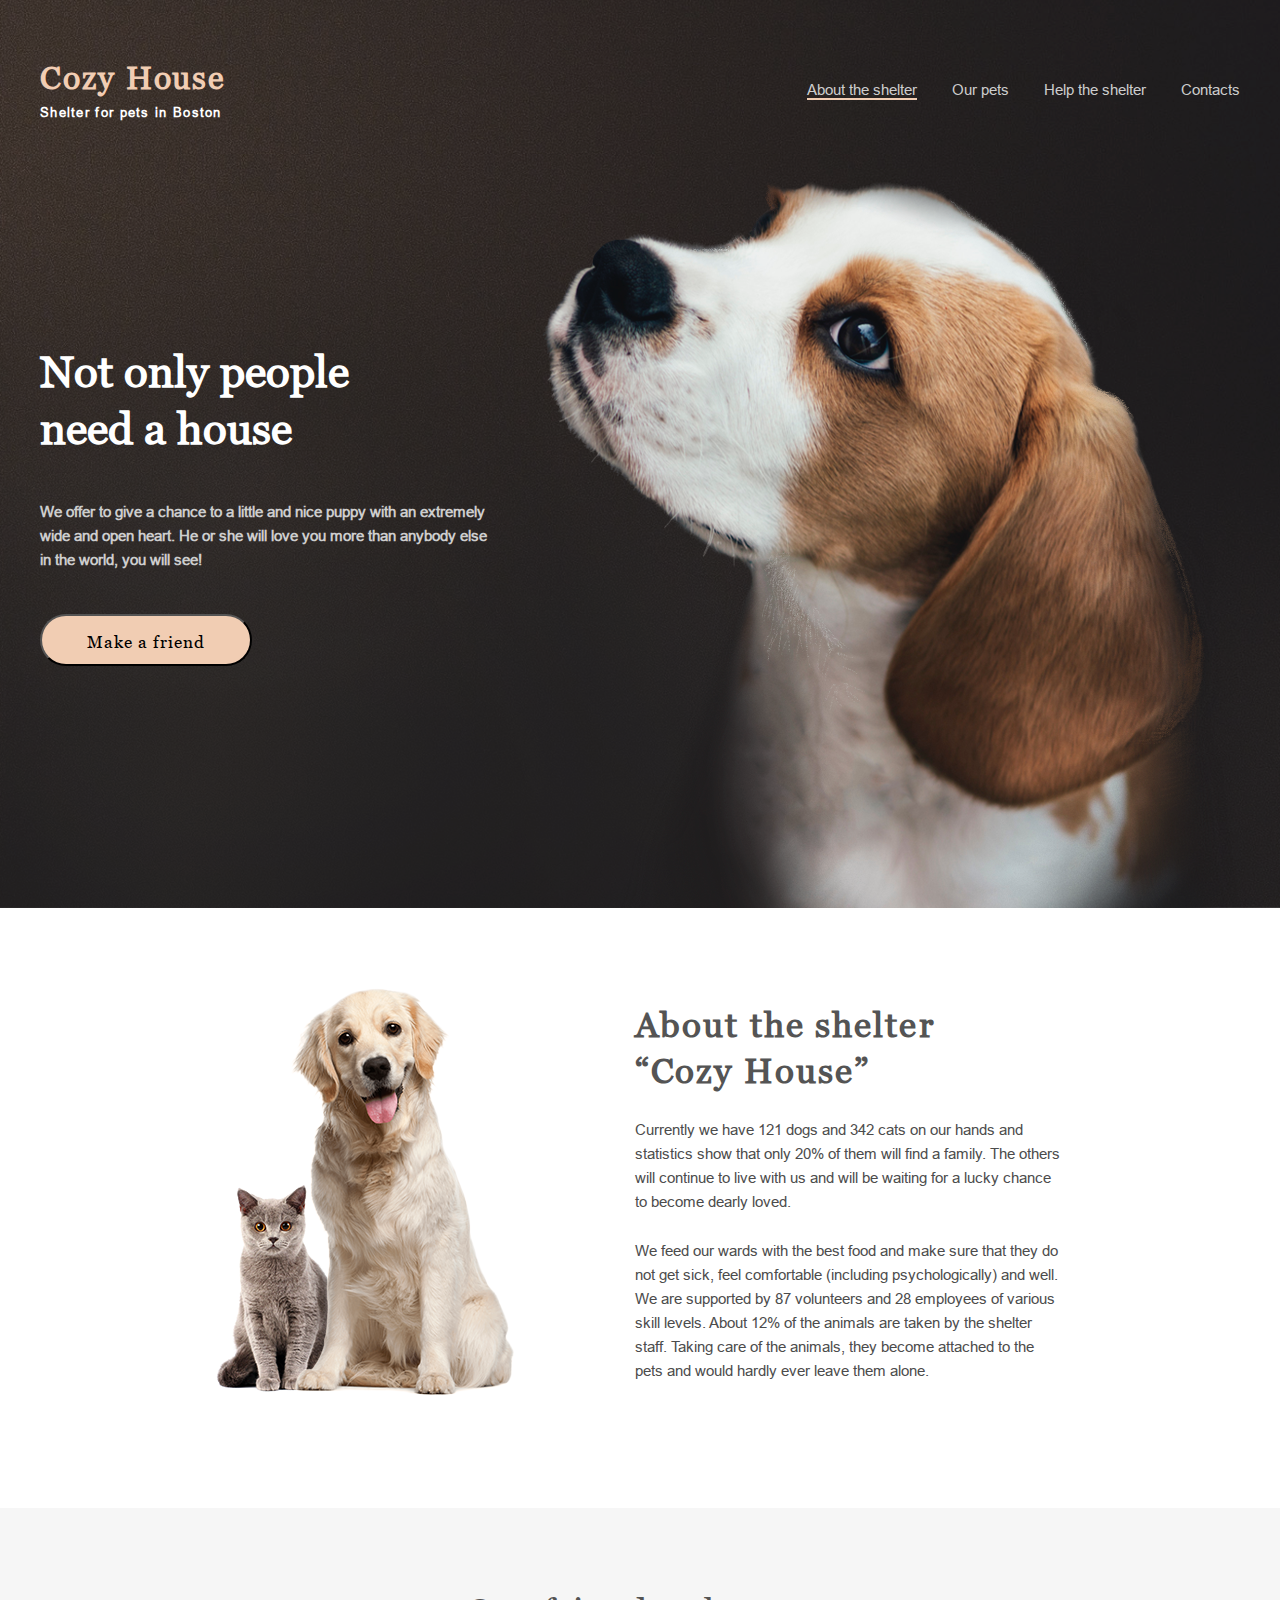
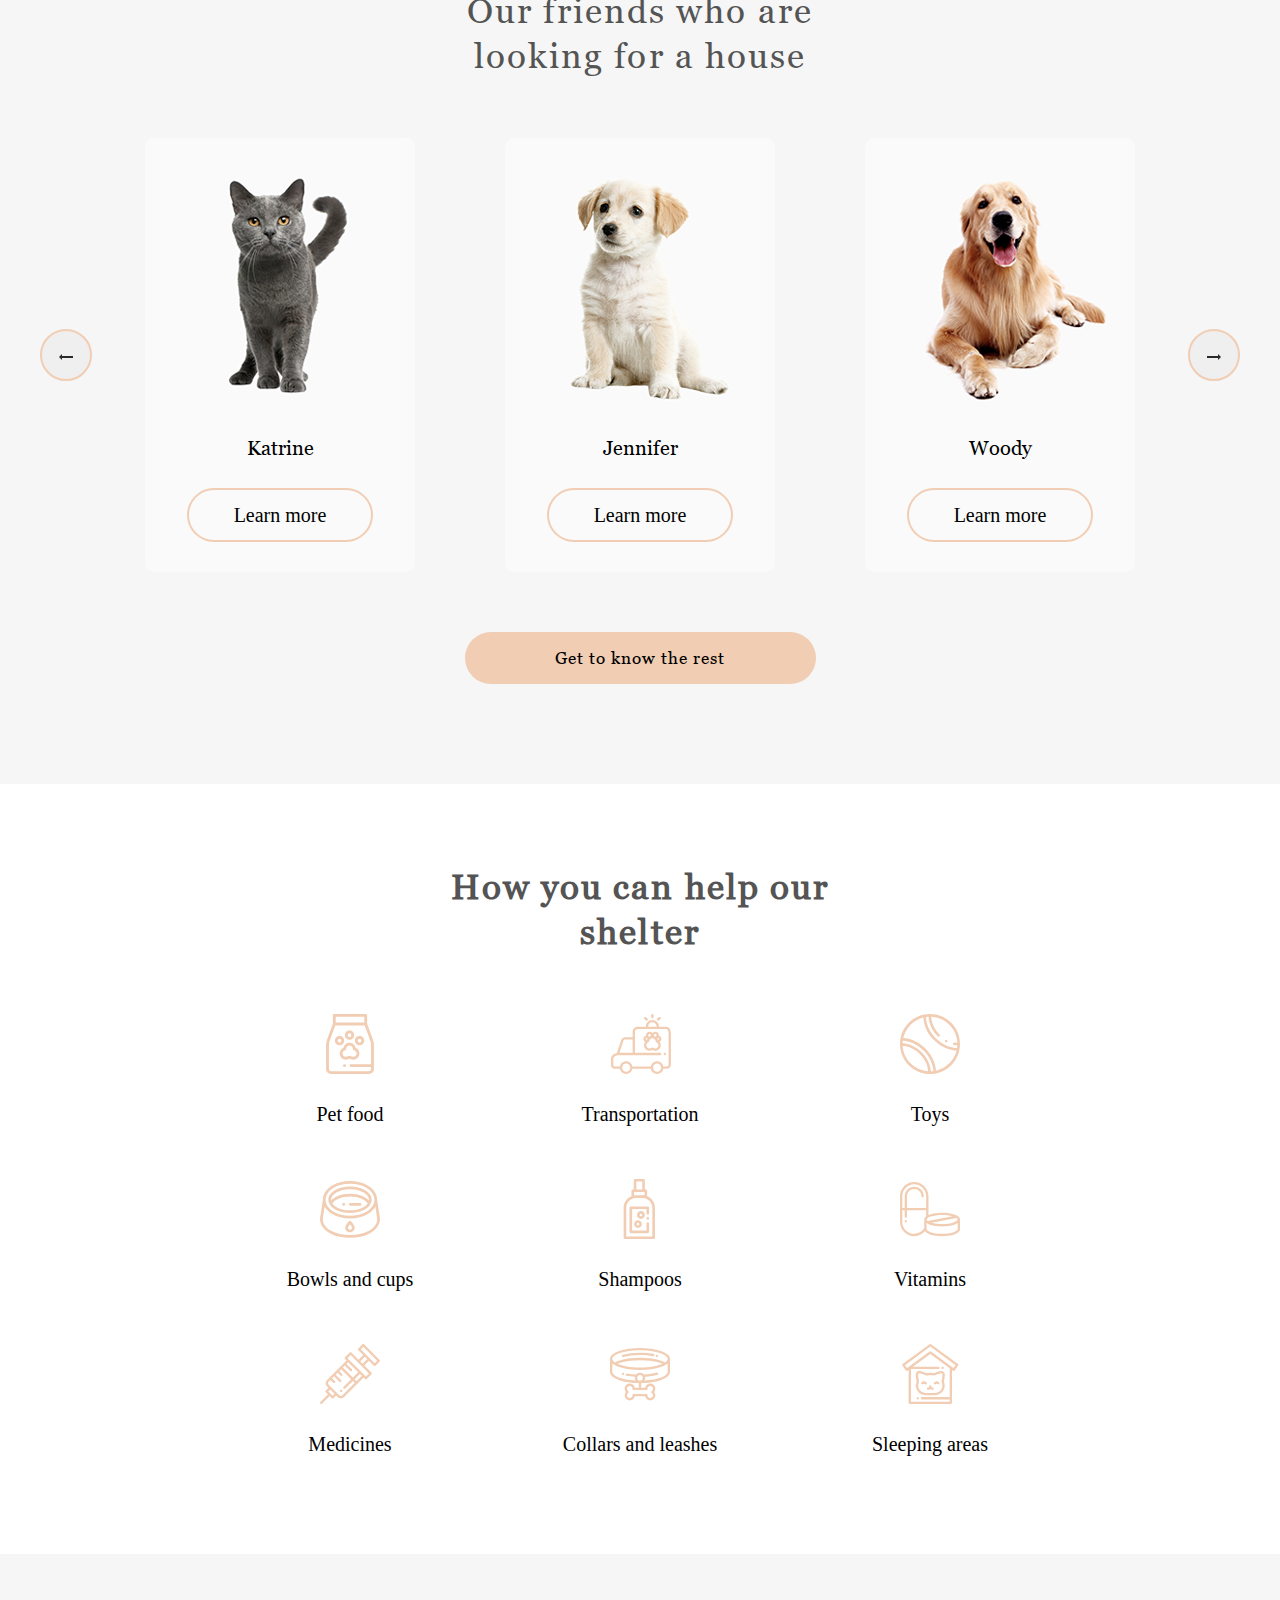
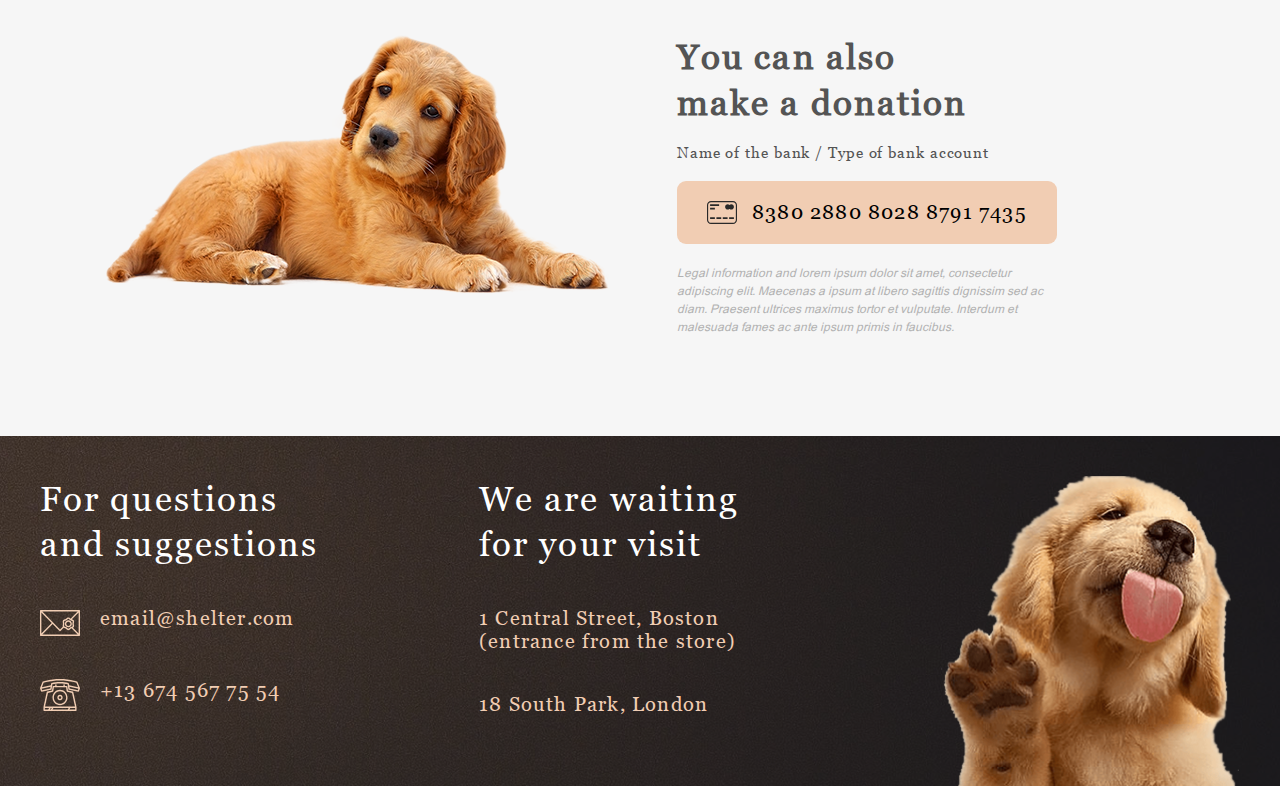
<file: SHELTER/pages/main/index.html>
<!DOCTYPE html>
<html lang="en">
<head>
    <meta charset="UTF-8">
    <meta http-equiv="X-UA-Compatible" content="IE=edge">
    <meta name="viewport" content="width=device-width, initial-scale=1.0">
    <link rel="stylesheet" href="style.css">
    <title>Cozy House</title>
</head>
<body>
    
    <header class="header">
        <div class="container">
            
            <div class="header__inner">

                <div class="header__logo">
                    <h1 class="header__logo-sup"><a href="#">Cozy House</a></h1>
                    <h2 class="header__logo-sub">Shelter for pets in Boston</h2>
                </div>
    
                <nav class="header__nav">
                    <ul class="nav-list">
                        <li class="nav-item"><a href="#about" class="nav-link active">About the shelter</a></li>
                        <li class="nav-item"><a href="../pets/index.html" class="nav-link">Our pets</a></li>
                        <li class="nav-item"><a href="#help" class="nav-link">Help the shelter</a></li>
                        <li class="nav-item"><a href="#contacts" class="nav-link">Contacts</a></li>
                    </ul>
                </nav>

            </div>
            

        </div>
    </header>

    <main class="not-only">
        <div class="container">

            <div class="not-only__inner">
                <div class="not-only__content">
                    <h2 class="not-only__heading">Not only people need a house</h2>
                    <h3 class="not-only__subheading">We offer to give a chance to a little and nice puppy with an extremely wide and open heart. He or she will love you more than anybody else in the world, you will see!</h3>
                    <button class="not-only__button button"><a href="#our-pets">Make a friend</a></button>
                </div>
                <div class="not-only__image"></div>
            </div>
        </div>
    </main>

    <section id = "about" class="about section">
        <div class="container">

            <div class="about__inner">
                <div class="about__image"></div>
                <div class="about__content">
                    <h2 class="about__content-heading">About the shelter “Cozy House”</h2>
                    <p class="about__content_subheading">Currently we have 121 dogs and 342 cats on our hands and statistics show that only 20% of them will find a family. The others will continue to live with us and will be waiting for a lucky chance to become dearly loved.</p>
                    <p class="about__content_subheading">We feed our wards with the best food and make sure that they do not get sick, feel comfortable (including psychologically) and well. We are supported by 87 volunteers and 28 employees of various skill levels. About 12% of the animals are taken by the shelter staff. Taking care of the animals, they become attached to the pets and would hardly ever leave them alone.</p>
                </div>
            </div>

        </div>
    </section>

    <section id = "our-pets" class="our_friends section">
        <div class="container">
            <div class="section__head">Our friends who
                are looking for a house</div>
            
            
            <div class="slider">
                <button class="our_friends__button-l"><img src="../../assets/images/Arrow-left.png" alt="arrow"></button>
                <div class="slider__inner">
                    <div class="card-item">
                        <div class="card-image"><img src="../../assets/images/pets-katrine.png" alt="Katrine"></div>
                        <div class="card-name">Katrine</div>
                        <div class="card-button">Learn more</div>
                    </div>
                    <div class="card-item card2">
                        <div class="card-image"><img src="../../assets/images/pets-jennifer.png" alt="Jennifer"></div>
                        <div class="card-name">Jennifer</div>
                        <div class="card-button">Learn more</div>
                    </div>
                    <div class="card3 card-item">
                        <div class="card-image"><img src="../../assets/images/pets-woody.png" alt="Woody"></div>
                        <div class="card-name">Woody</div>
                        <div class="card-button">Learn more</div>
                    </div>
                </div>
                
                <button class="our_friends__button-r"><img src="../../assets/images/Arrow-right.png" alt="arrow"></button>
            </div>
            
            <div class="our_friends__button"><a href="../pets/index.html">Get to know the rest</a></div>

        </div>
    </section>

    <section id = "help" class="help section">
        <div class="container">
            <h3 class="section__head">How you can help
                our shelter</h3>
            <div class="help__list">
                <div class="list-item">
                    <img src="../../assets/icons/icon-pet-food.svg" alt="Pet food">
                    <div class="list-text">Pet food</div>
                </div>
                <div class="list-item">
                    <img src="../../assets/icons/icon-transportation.svg" alt="Transportation">
                    <div class="list-text">Transportation</div>
                </div>
                <div class="list-item">
                    <img src="../../assets/icons/icon-toys.svg" alt="Toys">
                    <div class="list-text">Toys</div>
                </div>
                <div class="list-item">
                    <img src="../../assets/icons/icon-bowls-and-cups.svg" alt="Bowls">
                    <div class="list-text">Bowls and cups</div>
                </div>
                <div class="list-item">
                    <img src="../../assets/icons/icon-shampoos.svg" alt="Shampoos">
                    <div class="list-text">Shampoos</div>
                </div>
                <div class="list-item">
                    <img src="../../assets/icons/icon-vitamins.svg" alt="Vitamins">
                    <div class="list-text">Vitamins</div>
                </div>
                <div class="list-item">
                    <img src="../../assets/icons/icon-medicines.svg" alt="Medicines">
                    <div class="list-text">Medicines</div>
                </div>
                <div class="list-item">
                    <img src="../../assets/icons/icon-collars-leashes.svg" alt="Collars">
                    <div class="list-text">Collars and leashes</div>
                </div>
                <div class="list-item">
                    <img src="../../assets/icons/icon-sleeping-area.svg" alt="Sleeping areas">
                    <div class="list-text">Sleeping areas</div>
                </div>
            </div>

        </div>
    </section>

    <section class="donation section">
        <div class="container">

            <div class="donation__inner">
                <div class="donation__image"></div>
                <div class="donation__content">
                    <h3 class="donation__heading">You can also make a donation</h3>
                    <div class="donation__subheading">Name of the bank / Type of bank account</div>
                    <div class="donation__card">
                        <div class="card-image"><img src="../../assets/icons/credit-card.svg" alt="card"></div>
                        <div class="card-number"><a href="javascript:void(0)">8380 2880 8028 8791 7435</a></div></div>
                    <div class="legal">Legal information and lorem ipsum dolor sit amet, consectetur adipiscing elit. Maecenas a ipsum at libero sagittis dignissim sed ac diam. Praesent ultrices maximus tortor et vulputate. Interdum et malesuada fames ac ante ipsum primis in faucibus.</div>
                </div>
            </div>

        </div>
    </section>
    
    <footer id = "contacts" class="footer">
        <div class="container">

            <div class="footer__inner">
                <div class="footer__contacts">
                    <div class="footer__contacts-title title">For questions and suggestions</div>
                    <div class="footer__contacts-add footer__middle">
                        <div class="email-image foot-img "><img src="../../assets/icons/icon-email.svg" alt="email"></div>
                        <div class="email foot"><a href="mailto:email@shelter.com">email@shelter.com</a></div>
                    </div>
                    <div class="footer__contacts-add ">
                        <div class="phone-img foot foot-img"><img src="../../assets/icons/icon-phone.svg" alt="phone"></div>
                        <div class="phone foot "><a href="tel:+136745677554">+13 674 567 75 54</a></div>
                    </div>
                </div>

                <div class="footer__locations">
                    <div class="footer__locations-title title">We are waiting for your visit</div>
                    <div class="location1 foot footer__middle"><a target="_blank" href="https://www.google.com/maps/search/1+Central+Street,+Boston+(entrance+from+the+store)/@42.3145186,-71.1103698,11z/data=!3m1!4b1?hl=ru">1 Central Street, Boston (entrance from the store)</a></div>
                    <div class="location2 foot"><a target="_blank" href="https://www.google.com/maps/search/18+South+Park,+London/@51.4614345,-0.2478531,11z/data=!3m1!4b1?hl=ru">18 South Park, London</a> </div>
                </div>
                
                <div class="footer__puppy"></div>
            </div>

        </div>
    </footer>
</body>
</html>
</file>
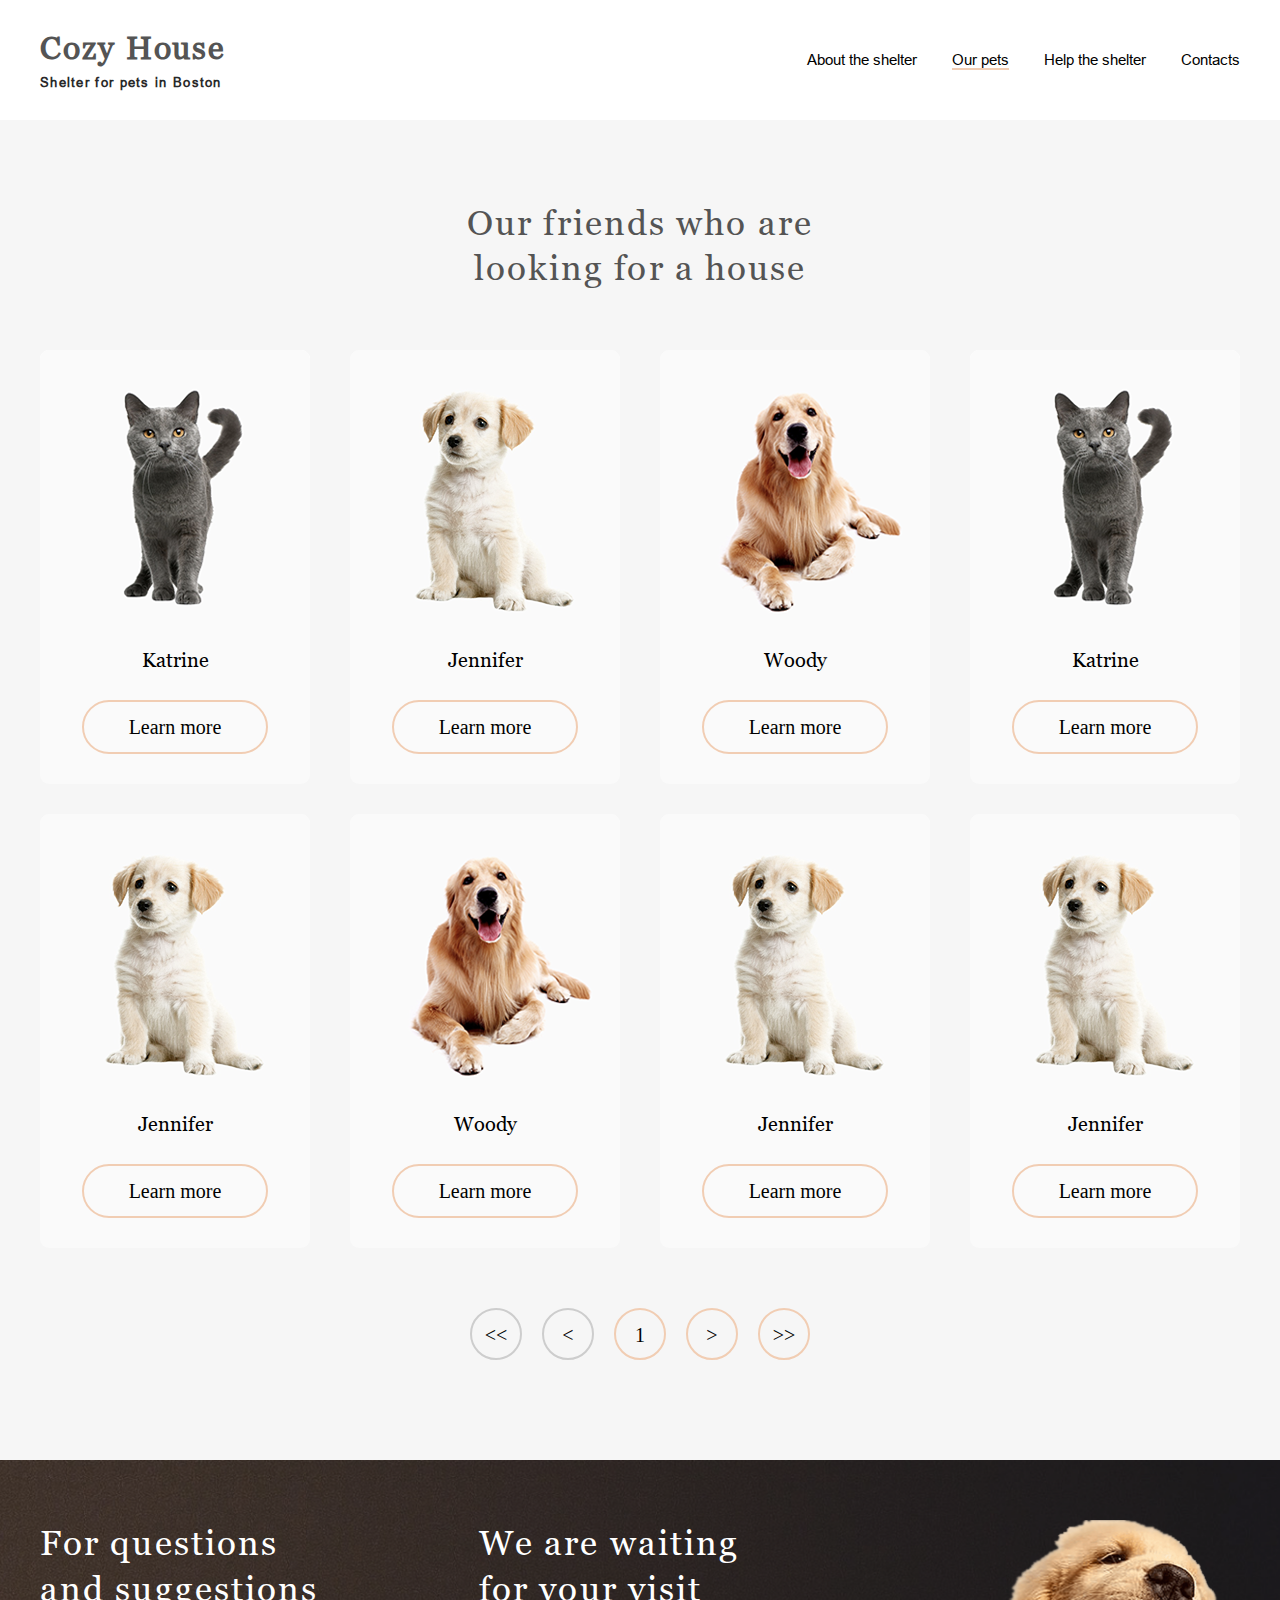
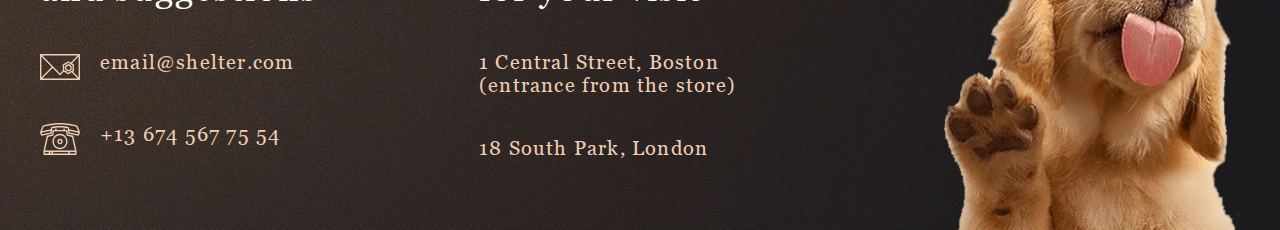
<file: SHELTER/pages/pets/index.html>
<!DOCTYPE html>
<html lang="en">
<head>
    <meta charset="UTF-8">
    <meta http-equiv="X-UA-Compatible" content="IE=edge">
    <meta name="viewport" content="width=device-width, initial-scale=1.0">
    <link rel="stylesheet" href="style.css">
    <title>Cozy House</title>
</head>
<body>
    <header class="header">
        <div class="container">

            <div class="header__inner">

                <div class="header__logo">
                    <h1 class="header__logo-sup"><a href="../main/index.html">Cozy House</a></h1>
                    <h2 class="header__logo-sub">Shelter for pets in Boston</h2>
                </div>
    
                <nav class="header__nav">
                    <ul class="nav-list">
                        <li class="nav-item"><a href="../main/index.html" class="nav-link">About the shelter</a></li>
                        <li class="nav-item"><a href="#our-pets" class="nav-link active">Our pets</a></li>
                        <li class="nav-item"><a href="../main/index.html#help" class="nav-link">Help the shelter</a></li>
                        <li class="nav-item"><a href="#contacts" class="nav-link">Contacts</a></li>
                    </ul>
                </nav>

            </div>

        </div>
    </header>

    <main class="main section">
        <div class="container">

            <div class="section__head">Our friends who
                are looking for a house</div>

            <div class="slider__inner">
                <div class="card-item">
                    <div class="card-image"><img src="../../assets/images/pets-katrine.png" alt="Katrine"></div>
                    <div class="card-name">Katrine</div>
                    <div class="card-button">Learn more</div>
                </div>
                <div class="card-item">
                    <div class="card-image"><img src="../../assets/images/pets-jennifer.png" alt="Jennifer"></div>
                    <div class="card-name">Jennifer</div>
                    <div class="card-button">Learn more</div>
                </div>
                <div class="card-item">
                    <div class="card-image"><img src="../../assets/images/pets-woody.png" alt="Woody"></div>
                    <div class="card-name">Woody</div>
                    <div class="card-button">Learn more</div>
                </div>
            
                <div class="card-item">
                    <div class="card-image"><img src="../../assets/images/pets-katrine.png" alt="Katrine"></div>
                    <div class="card-name">Katrine</div>
                    <div class="card-button">Learn more</div>
                </div>
                <div class="card-item">
                    <div class="card-image"><img src="../../assets/images/pets-jennifer.png" alt="Jennifer"></div>
                    <div class="card-name">Jennifer</div>
                    <div class="card-button">Learn more</div>
                </div>
                <div class="card-item">
                    <div class="card-image"><img src="../../assets/images/pets-woody.png" alt="Woody"></div>
                    <div class="card-name">Woody</div>
                    <div class="card-button">Learn more</div>
                </div>
                <div class="card-item">
                    <div class="card-image"><img src="../../assets/images/pets-jennifer.png" alt="Jennifer"></div>
                    <div class="card-name">Jennifer</div>
                    <div class="card-button">Learn more</div>
                </div>
                <div class="card-item">
                    <div class="card-image"><img src="../../assets/images/pets-jennifer.png" alt="Jennifer"></div>
                    <div class="card-name">Jennifer</div>
                    <div class="card-button">Learn more</div>
                </div>
            </div>

            <div class="pagination">
                <div class="button-paginator inactive"><<</div>
                <div class="button-paginator inactive"><</div>
                <div class="button-paginator">1</div>
                <div class="button-paginator active">></div>
                <div class="button-paginator active">>></div>
            </div>


        </div> <!-- /container -->    
    </main>


    <footer id = "contacts" class="footer">
        <div class="container">

            <div class="footer__inner">
                <div class="footer__contacts">
                    <div class="footer__contacts-title title">For questions and suggestions</div>
                    <div class="footer__contacts-add footer__middle">
                        <div class="email-image foot-img "><img src="../../assets/icons/icon-email.svg" alt="email"></div>
                        <div class="email foot"><a href="mailto:email@shelter.com">email@shelter.com</a></div>
                    </div>
                    <div class="footer__contacts-add ">
                        <div class="phone-img foot foot-img"><img src="../../assets/icons/icon-phone.svg" alt="phone"></div>
                        <div class="phone foot "><a href="tel:+136745677554">+13 674 567 75 54</a></div>
                    </div>
                </div>

                <div class="footer__locations">
                    <div class="footer__locations-title title">We are waiting for your visit</div>
                    <div class="location1 foot footer__middle"><a target="_blank" href="https://www.google.com/maps/search/1+Central+Street,+Boston+(entrance+from+the+store)/@42.3145186,-71.1103698,11z/data=!3m1!4b1?hl=ru">1 Central Street, Boston (entrance from the store)</a></div>
                    <div class="location2 foot"><a target="_blank" href="https://www.google.com/maps/search/18+South+Park,+London/@51.4614345,-0.2478531,11z/data=!3m1!4b1?hl=ru">18 South Park, London</a> </div>
                </div>
                
                <div class="footer__puppy"></div>
            </div>

        </div>
    </footer>

</body>
</html>
</file>
<file: SHELTER/pages/pets/style.css>
@font-face {
  font-family: 'Arial';
  src: url("../../assets/fonts/arial/arial-regular.ttf");
  font-weight: normal;
  font-style: normal;
}

@font-face {
  font-family: 'Georgia';
  src: url("../../assets/fonts/georgia/georgia-regular.ttf");
  font-weight: normal;
  font-style: normal;
}

/*! normalize.css v8.0.1 | MIT License | github.com/necolas/normalize.css */
/* Document
   ========================================================================== */
/**
 * 1. Correct the line height in all browsers.
 * 2. Prevent adjustments of font size after orientation changes in iOS.
 */
html {
  line-height: 1.15;
  /* 1 */
  -webkit-text-size-adjust: 100%;
  /* 2 */
}

/* Sections
     ========================================================================== */
/**
   * Remove the margin in all browsers.
   */
body {
  margin: 0;
}

/**
   * Render the `main` element consistently in IE.
   */
main {
  display: block;
}

/**
   * Correct the font size and margin on `h1` elements within `section` and
   * `article` contexts in Chrome, Firefox, and Safari.
   */
h1 {
  font-size: 2em;
  margin: 0.67em 0;
}

/* Grouping content
     ========================================================================== */
/**
   * 1. Add the correct box sizing in Firefox.
   * 2. Show the overflow in Edge and IE.
   */
hr {
  -webkit-box-sizing: content-box;
          box-sizing: content-box;
  /* 1 */
  height: 0;
  /* 1 */
  overflow: visible;
  /* 2 */
}

/**
   * 1. Correct the inheritance and scaling of font size in all browsers.
   * 2. Correct the odd `em` font sizing in all browsers.
   */
pre {
  font-family: monospace, monospace;
  /* 1 */
  font-size: 1em;
  /* 2 */
}

/* Text-level semantics
     ========================================================================== */
/**
   * Remove the gray background on active links in IE 10.
   */
a {
  background-color: transparent;
}

/**
   * 1. Remove the bottom border in Chrome 57-
   * 2. Add the correct text decoration in Chrome, Edge, IE, Opera, and Safari.
   */
abbr[title] {
  border-bottom: none;
  /* 1 */
  text-decoration: underline;
  /* 2 */
  -webkit-text-decoration: underline dotted;
          text-decoration: underline dotted;
  /* 2 */
}

/**
   * Add the correct font weight in Chrome, Edge, and Safari.
   */
b,
strong {
  font-weight: bolder;
}

/**
   * 1. Correct the inheritance and scaling of font size in all browsers.
   * 2. Correct the odd `em` font sizing in all browsers.
   */
code,
kbd,
samp {
  font-family: monospace, monospace;
  /* 1 */
  font-size: 1em;
  /* 2 */
}

/**
   * Add the correct font size in all browsers.
   */
small {
  font-size: 80%;
}

/**
   * Prevent `sub` and `sup` elements from affecting the line height in
   * all browsers.
   */
sub,
sup {
  font-size: 75%;
  line-height: 0;
  position: relative;
  vertical-align: baseline;
}

sub {
  bottom: -0.25em;
}

sup {
  top: -0.5em;
}

/* Embedded content
     ========================================================================== */
/**
   * Remove the border on images inside links in IE 10.
   */
img {
  border-style: none;
}

/* Forms
     ========================================================================== */
/**
   * 1. Change the font styles in all browsers.
   * 2. Remove the margin in Firefox and Safari.
   */
button,
input,
optgroup,
select,
textarea {
  font-family: inherit;
  /* 1 */
  font-size: 100%;
  /* 1 */
  line-height: 1.15;
  /* 1 */
  margin: 0;
  /* 2 */
}

/**
   * Show the overflow in IE.
   * 1. Show the overflow in Edge.
   */
button,
input {
  /* 1 */
  overflow: visible;
}

/**
   * Remove the inheritance of text transform in Edge, Firefox, and IE.
   * 1. Remove the inheritance of text transform in Firefox.
   */
button,
select {
  /* 1 */
  text-transform: none;
}

/**
   * Correct the inability to style clickable types in iOS and Safari.
   */
button,
[type="button"],
[type="reset"],
[type="submit"] {
  -webkit-appearance: button;
}

/**
   * Remove the inner border and padding in Firefox.
   */
button::-moz-focus-inner,
[type="button"]::-moz-focus-inner,
[type="reset"]::-moz-focus-inner,
[type="submit"]::-moz-focus-inner {
  border-style: none;
  padding: 0;
}

/**
   * Restore the focus styles unset by the previous rule.
   */
button:-moz-focusring,
[type="button"]:-moz-focusring,
[type="reset"]:-moz-focusring,
[type="submit"]:-moz-focusring {
  outline: 1px dotted ButtonText;
}

/**
   * Correct the padding in Firefox.
   */
fieldset {
  padding: 0.35em 0.75em 0.625em;
}

/**
   * 1. Correct the text wrapping in Edge and IE.
   * 2. Correct the color inheritance from `fieldset` elements in IE.
   * 3. Remove the padding so developers are not caught out when they zero out
   *    `fieldset` elements in all browsers.
   */
legend {
  -webkit-box-sizing: border-box;
          box-sizing: border-box;
  /* 1 */
  color: inherit;
  /* 2 */
  display: table;
  /* 1 */
  max-width: 100%;
  /* 1 */
  padding: 0;
  /* 3 */
  white-space: normal;
  /* 1 */
}

/**
   * Add the correct vertical alignment in Chrome, Firefox, and Opera.
   */
progress {
  vertical-align: baseline;
}

/**
   * Remove the default vertical scrollbar in IE 10+.
   */
textarea {
  overflow: auto;
}

/**
   * 1. Add the correct box sizing in IE 10.
   * 2. Remove the padding in IE 10.
   */
[type="checkbox"],
[type="radio"] {
  -webkit-box-sizing: border-box;
          box-sizing: border-box;
  /* 1 */
  padding: 0;
  /* 2 */
}

/**
   * Correct the cursor style of increment and decrement buttons in Chrome.
   */
[type="number"]::-webkit-inner-spin-button,
[type="number"]::-webkit-outer-spin-button {
  height: auto;
}

/**
   * 1. Correct the odd appearance in Chrome and Safari.
   * 2. Correct the outline style in Safari.
   */
[type="search"] {
  -webkit-appearance: textfield;
  /* 1 */
  outline-offset: -2px;
  /* 2 */
}

/**
   * Remove the inner padding in Chrome and Safari on macOS.
   */
[type="search"]::-webkit-search-decoration {
  -webkit-appearance: none;
}

/**
   * 1. Correct the inability to style clickable types in iOS and Safari.
   * 2. Change font properties to `inherit` in Safari.
   */
::-webkit-file-upload-button {
  -webkit-appearance: button;
  /* 1 */
  font: inherit;
  /* 2 */
}

/* Interactive
     ========================================================================== */
/*
   * Add the correct display in Edge, IE 10+, and Firefox.
   */
details {
  display: block;
}

/*
   * Add the correct display in all browsers.
   */
summary {
  display: list-item;
}

/* Misc
     ========================================================================== */
/**
   * Add the correct display in IE 10+.
   */
template {
  display: none;
}

/**
   * Add the correct display in IE 10.
   */
[hidden] {
  display: none;
}

h1, h2, h3, h4, p, ul[class], ol[class], li {
  margin: 0;
}

input,
button,
textarea,
select {
  font: inherit;
}

html {
  scroll-behavior: smooth;
  font-size: 20px;
}

body {
  height: 100%;
  width: 100%;
  font-size: 100%;
  line-height: 1;
  margin: 0;
  padding: 0;
  text-rendering: optimizeSpeed;
  -webkit-box-sizing: border-box;
          box-sizing: border-box;
}

img {
  vertical-align: top;
}

a, a:visited {
  text-decoration: none;
}

a:hover {
  text-decoration: none;
}

ul li {
  list-style: none;
}

button {
  cursor: pointer;
}

h1, h2, h3, h4, p, ul[class], ol[class], li {
  margin: 0;
}

.container {
  width: 1200px;
  min-height: 100%;
  margin: 0 auto;
}

.header {
  padding: 30px 0;
  position: -webkit-sticky;
  position: sticky;
  top: 0;
  background-color: #FFFFFF;
}

.header__inner {
  display: -webkit-box;
  display: -ms-flexbox;
  display: flex;
  -webkit-box-pack: justify;
      -ms-flex-pack: justify;
          justify-content: space-between;
  -webkit-box-align: center;
      -ms-flex-align: center;
          align-items: center;
}

.header__logo .header__logo-sup {
  font-family: "Georgia", sans-serif;
  font-size: 32px;
  line-height: 110%;
  color: #F1CDB3;
  padding-bottom: 10px;
  line-height: 110%;
  letter-spacing: 0.06em;
}

.header__logo .header__logo-sup a {
  text-decoration: none;
  color: #545454;
}

.header__logo .header__logo-sub {
  font-family: "Arial", sans-serif;
  font-size: 13px;
  line-height: 15px;
  letter-spacing: 0.1em;
  color: #292929;
}

.header__nav {
  -webkit-box-align: center;
      -ms-flex-align: center;
          align-items: center;
}

.header__nav .nav-list {
  display: -webkit-box;
  display: -ms-flexbox;
  display: flex;
}

.header__nav .nav-list .nav-item {
  padding-left: 35px;
}

.nav-link {
  font-family: "Arial", sans-serif;
  text-decoration: none;
  color: black;
  font-size: 15px;
  line-height: 160%;
}

.active {
  border-bottom: 2px solid #F1CDB3;
}

.main {
  background: #F6F6F6;
}

.section {
  padding: 80px 0 100px 0;
}

.section .section__head {
  display: -webkit-box;
  display: -ms-flexbox;
  display: flex;
  -webkit-box-align: center;
      -ms-flex-align: center;
          align-items: center;
  text-align: center;
  margin: 0 400px;
  margin-bottom: 45px;
  font-size: 35px;
  line-height: 130%;
  letter-spacing: 0.06em;
  font-family: "Georgia", sans-serif;
  color: #545454;
  width: 400px;
  height: 90px;
}

/* Slider */
.slider__inner {
  display: -webkit-box;
  display: -ms-flexbox;
  display: flex;
  -webkit-box-pack: justify;
      -ms-flex-pack: justify;
          justify-content: space-between;
  -ms-flex-wrap: wrap;
      flex-wrap: wrap;
  gap: 30px 40px;
  padding: 15px 0 15px 0;
}

.slider__inner .card-item {
  display: -webkit-box;
  display: -ms-flexbox;
  display: flex;
  -webkit-box-orient: vertical;
  -webkit-box-direction: normal;
      -ms-flex-direction: column;
          flex-direction: column;
  -webkit-box-align: center;
      -ms-flex-align: center;
          align-items: center;
  max-width: 270px;
  max-height: 435px;
  background: #FAFAFA;
  border-radius: 9px;
}

.slider__inner .card-item:hover {
  cursor: pointer;
}

.slider__inner .card-item:hover .card-button {
  background-color: #FDDCC4;
}

.slider__inner .card-item .card-image {
  margin-bottom: 30px;
}

.slider__inner .card-item .card-name {
  font-size: 20px;
  font-family: "Georgia", sans-serif;
}

.slider__inner .card-item .card-button {
  display: -webkit-box;
  display: -ms-flexbox;
  display: flex;
  -webkit-box-orient: vertical;
  -webkit-box-direction: normal;
      -ms-flex-direction: column;
          flex-direction: column;
  -webkit-box-align: center;
      -ms-flex-align: center;
          align-items: center;
  margin: 30px 0;
  padding: 15px 45px;
  border: 2px solid #F1CDB3;
  -webkit-box-sizing: border-box;
          box-sizing: border-box;
  border-radius: 100px;
  -webkit-transition: 0.3s;
  transition: 0.3s;
}

/* Pagination */
.pagination {
  display: -webkit-box;
  display: -ms-flexbox;
  display: flex;
  -webkit-box-align: center;
      -ms-flex-align: center;
          align-items: center;
  gap: 20px;
  -webkit-box-pack: center;
      -ms-flex-pack: center;
          justify-content: center;
  margin-top: 45px;
}

.pagination .button-paginator {
  display: -webkit-box;
  display: -ms-flexbox;
  display: flex;
  -webkit-box-pack: center;
      -ms-flex-pack: center;
          justify-content: center;
  text-align: center;
  width: 52px;
  height: 52px;
  padding: 15px;
  border: 2px solid #F1CDB3;
  -webkit-box-sizing: border-box;
          box-sizing: border-box;
  border-radius: 100px;
}

.pagination .inactive {
  border: 2px solid #CDCDCD;
}

.pagination .active {
  cursor: pointer;
  -webkit-transition: 0.3s;
  transition: 0.3s;
}

.pagination .active:hover {
  background: #FDDCC4;
}

/* Footer */
.footer {
  background: url("../../assets/images/footer-background.png") center no-repeat;
  background-size: cover;
}

.footer__inner {
  padding-top: 60px;
  display: -webkit-box;
  display: -ms-flexbox;
  display: flex;
  -webkit-box-pack: justify;
      -ms-flex-pack: justify;
          justify-content: space-between;
}

.footer__contacts {
  max-width: 280px;
}

.footer__locations {
  max-width: 302px;
}

.footer__locations a {
  text-decoration: none;
}

.title {
  font-size: 35px;
  line-height: 130%;
  letter-spacing: 0.06em;
  font-family: "Georgia", sans-serif;
  color: #545454;
  color: #FFFFFF;
}

.foot {
  font-family: "Georgia", sans-serif;
  font-style: normal;
  font-size: 20px;
  line-height: 115%;
  letter-spacing: 0.06em;
  color: #F1CDB3;
}

.foot a {
  font-family: "Georgia", sans-serif;
  font-style: normal;
  font-size: 20px;
  line-height: 115%;
  letter-spacing: 0.06em;
  color: #F1CDB3;
}

.footer__middle {
  padding-top: 40px;
  padding-bottom: 40px;
}

.footer__contacts-add {
  display: -webkit-box;
  display: -ms-flexbox;
  display: flex;
}

.footer__contacts-add .foot-img {
  padding-right: 20px;
}

.footer__puppy {
  width: 300px;
  height: 310px;
  background: url("../../assets/images/footer-puppy.png") center no-repeat;
}

/* Media queries*/
@media (max-width: 1279.98px) {
  .container {
    width: 708px;
  }
  .section {
    padding: 80px 0 70px 0;
  }
  .section .section__head {
    display: -webkit-box;
    display: -ms-flexbox;
    display: flex;
    -webkit-box-align: center;
        -ms-flex-align: center;
            align-items: center;
    text-align: center;
    margin: 0 154px;
    margin-bottom: 30x;
    font-size: 35px;
    line-height: 130%;
    letter-spacing: 0.06em;
    font-family: "Georgia", sans-serif;
    color: #545454;
    width: 400px;
    height: 90px;
  }
  .slider__inner {
    padding-left: 34px;
    padding-right: 34px;
  }
  .slider__inner .card-item:nth-child(7), .slider__inner .card-item:nth-child(8) {
    display: none;
  }
  .footer__inner {
    -ms-flex-wrap: wrap;
        flex-wrap: wrap;
    padding: 30px 34px 0 34px;
  }
  .footer__inner .footer__puppy {
    margin: 0 auto;
    margin-top: 65px;
  }
}

@media (max-width: 767.98px) {
  .container {
    width: 300px;
  }
  .section {
    padding: 42px 0 42px 0;
  }
  .section .section__head {
    display: -webkit-box;
    display: -ms-flexbox;
    display: flex;
    -webkit-box-align: center;
        -ms-flex-align: center;
            align-items: center;
    text-align: center;
    margin: 0 0px;
    margin-bottom: 30x;
    font-size: 35px;
    line-height: 130%;
    letter-spacing: 0.06em;
    font-family: "Georgia", sans-serif;
    color: #545454;
    width: 300px;
    height: 90px;
    font-size: 25px;
  }
  .header__nav {
    display: none;
  }
  .slider__inner {
    padding-left: 15px;
    padding-right: 15px;
  }
  .slider__inner .card-item:nth-child(7), .slider__inner .card-item:nth-child(8), .slider__inner .card-item:nth-child(6), .slider__inner .card-item:nth-child(5), .slider__inner .card-item:nth-child(4) {
    display: none;
  }
  .pagination {
    gap: 10px;
  }
  /* Footer */
  .footer__inner {
    -ms-flex-wrap: wrap;
        flex-wrap: wrap;
    padding: 30px 11px 0 11px;
    gap: 40px;
  }
  .footer__inner .footer__puppy {
    width: 260px;
    height: 269px;
    margin: 0 auto;
    background: url("../../assets/images/footer-puppy-320px.png") center no-repeat;
  }
  .title {
    font-size: 25px;
    line-height: 130%;
    text-align: center;
  }
}
/*# sourceMappingURL=style.css.map */
</file>
<file: SHELTER/pages/main/style.css>
/*! normalize.css v8.0.1 | MIT License | github.com/necolas/normalize.css */
/* Document
   ========================================================================== */
/**
 * 1. Correct the line height in all browsers.
 * 2. Prevent adjustments of font size after orientation changes in iOS.
 */
html {
  line-height: 1.15;
  /* 1 */
  -webkit-text-size-adjust: 100%;
  /* 2 */
}

/* Sections
     ========================================================================== */
/**
   * Remove the margin in all browsers.
   */
body {
  margin: 0;
}

/**
   * Render the `main` element consistently in IE.
   */
main {
  display: block;
}

/**
   * Correct the font size and margin on `h1` elements within `section` and
   * `article` contexts in Chrome, Firefox, and Safari.
   */
h1 {
  font-size: 2em;
  margin: 0.67em 0;
}

/* Grouping content
     ========================================================================== */
/**
   * 1. Add the correct box sizing in Firefox.
   * 2. Show the overflow in Edge and IE.
   */
hr {
  -webkit-box-sizing: content-box;
          box-sizing: content-box;
  /* 1 */
  height: 0;
  /* 1 */
  overflow: visible;
  /* 2 */
}

/**
   * 1. Correct the inheritance and scaling of font size in all browsers.
   * 2. Correct the odd `em` font sizing in all browsers.
   */
pre {
  font-family: monospace, monospace;
  /* 1 */
  font-size: 1em;
  /* 2 */
}

/* Text-level semantics
     ========================================================================== */
/**
   * Remove the gray background on active links in IE 10.
   */
a {
  background-color: transparent;
}

/**
   * 1. Remove the bottom border in Chrome 57-
   * 2. Add the correct text decoration in Chrome, Edge, IE, Opera, and Safari.
   */
abbr[title] {
  border-bottom: none;
  /* 1 */
  text-decoration: underline;
  /* 2 */
  -webkit-text-decoration: underline dotted;
          text-decoration: underline dotted;
  /* 2 */
}

/**
   * Add the correct font weight in Chrome, Edge, and Safari.
   */
b,
strong {
  font-weight: bolder;
}

/**
   * 1. Correct the inheritance and scaling of font size in all browsers.
   * 2. Correct the odd `em` font sizing in all browsers.
   */
code,
kbd,
samp {
  font-family: monospace, monospace;
  /* 1 */
  font-size: 1em;
  /* 2 */
}

/**
   * Add the correct font size in all browsers.
   */
small {
  font-size: 80%;
}

/**
   * Prevent `sub` and `sup` elements from affecting the line height in
   * all browsers.
   */
sub,
sup {
  font-size: 75%;
  line-height: 0;
  position: relative;
  vertical-align: baseline;
}

sub {
  bottom: -0.25em;
}

sup {
  top: -0.5em;
}

/* Embedded content
     ========================================================================== */
/**
   * Remove the border on images inside links in IE 10.
   */
img {
  border-style: none;
}

/* Forms
     ========================================================================== */
/**
   * 1. Change the font styles in all browsers.
   * 2. Remove the margin in Firefox and Safari.
   */
button,
input,
optgroup,
select,
textarea {
  font-family: inherit;
  /* 1 */
  font-size: 100%;
  /* 1 */
  line-height: 1.15;
  /* 1 */
  margin: 0;
  /* 2 */
}

/**
   * Show the overflow in IE.
   * 1. Show the overflow in Edge.
   */
button,
input {
  /* 1 */
  overflow: visible;
}

/**
   * Remove the inheritance of text transform in Edge, Firefox, and IE.
   * 1. Remove the inheritance of text transform in Firefox.
   */
button,
select {
  /* 1 */
  text-transform: none;
}

/**
   * Correct the inability to style clickable types in iOS and Safari.
   */
button,
[type="button"],
[type="reset"],
[type="submit"] {
  -webkit-appearance: button;
}

/**
   * Remove the inner border and padding in Firefox.
   */
button::-moz-focus-inner,
[type="button"]::-moz-focus-inner,
[type="reset"]::-moz-focus-inner,
[type="submit"]::-moz-focus-inner {
  border-style: none;
  padding: 0;
}

/**
   * Restore the focus styles unset by the previous rule.
   */
button:-moz-focusring,
[type="button"]:-moz-focusring,
[type="reset"]:-moz-focusring,
[type="submit"]:-moz-focusring {
  outline: 1px dotted ButtonText;
}

/**
   * Correct the padding in Firefox.
   */
fieldset {
  padding: 0.35em 0.75em 0.625em;
}

/**
   * 1. Correct the text wrapping in Edge and IE.
   * 2. Correct the color inheritance from `fieldset` elements in IE.
   * 3. Remove the padding so developers are not caught out when they zero out
   *    `fieldset` elements in all browsers.
   */
legend {
  -webkit-box-sizing: border-box;
          box-sizing: border-box;
  /* 1 */
  color: inherit;
  /* 2 */
  display: table;
  /* 1 */
  max-width: 100%;
  /* 1 */
  padding: 0;
  /* 3 */
  white-space: normal;
  /* 1 */
}

/**
   * Add the correct vertical alignment in Chrome, Firefox, and Opera.
   */
progress {
  vertical-align: baseline;
}

/**
   * Remove the default vertical scrollbar in IE 10+.
   */
textarea {
  overflow: auto;
}

/**
   * 1. Add the correct box sizing in IE 10.
   * 2. Remove the padding in IE 10.
   */
[type="checkbox"],
[type="radio"] {
  -webkit-box-sizing: border-box;
          box-sizing: border-box;
  /* 1 */
  padding: 0;
  /* 2 */
}

/**
   * Correct the cursor style of increment and decrement buttons in Chrome.
   */
[type="number"]::-webkit-inner-spin-button,
[type="number"]::-webkit-outer-spin-button {
  height: auto;
}

/**
   * 1. Correct the odd appearance in Chrome and Safari.
   * 2. Correct the outline style in Safari.
   */
[type="search"] {
  -webkit-appearance: textfield;
  /* 1 */
  outline-offset: -2px;
  /* 2 */
}

/**
   * Remove the inner padding in Chrome and Safari on macOS.
   */
[type="search"]::-webkit-search-decoration {
  -webkit-appearance: none;
}

/**
   * 1. Correct the inability to style clickable types in iOS and Safari.
   * 2. Change font properties to `inherit` in Safari.
   */
::-webkit-file-upload-button {
  -webkit-appearance: button;
  /* 1 */
  font: inherit;
  /* 2 */
}

/* Interactive
     ========================================================================== */
/*
   * Add the correct display in Edge, IE 10+, and Firefox.
   */
details {
  display: block;
}

/*
   * Add the correct display in all browsers.
   */
summary {
  display: list-item;
}

/* Misc
     ========================================================================== */
/**
   * Add the correct display in IE 10+.
   */
template {
  display: none;
}

/**
   * Add the correct display in IE 10.
   */
[hidden] {
  display: none;
}

h1, h2, h3, h4, p, ul[class], ol[class], li {
  margin: 0;
}

input,
button,
textarea,
select {
  font: inherit;
}

html {
  scroll-behavior: smooth;
  font-size: 20px;
}

body {
  height: 100%;
  width: 100%;
  font-size: 100%;
  line-height: 1;
  margin: 0;
  padding: 0;
  text-rendering: optimizeSpeed;
  -webkit-box-sizing: border-box;
          box-sizing: border-box;
}

img {
  vertical-align: top;
}

a, a:visited {
  text-decoration: none;
}

a:hover {
  text-decoration: none;
}

ul li {
  list-style: none;
}

button {
  cursor: pointer;
}

h1, h2, h3, h4, p, ul[class], ol[class], li {
  margin: 0;
}

@font-face {
  font-family: 'Arial';
  src: url("../../assets/fonts/arial/arial-regular.ttf");
  font-weight: normal;
  font-style: normal;
}

@font-face {
  font-family: 'Georgia';
  src: url("../../assets/fonts/georgia/georgia-regular.ttf");
  font-weight: normal;
  font-style: normal;
}

.container {
  width: 1200px;
  min-height: 100%;
  margin: 0 auto;
}

.header {
  padding: 60px 0;
}

.header__inner {
  display: -webkit-box;
  display: -ms-flexbox;
  display: flex;
  -webkit-box-pack: justify;
      -ms-flex-pack: justify;
          justify-content: space-between;
  -webkit-box-align: center;
      -ms-flex-align: center;
          align-items: center;
}

.header__logo .header__logo-sup {
  font-family: "Georgia", sans-serif;
  font-size: 32px;
  line-height: 110%;
  color: #F1CDB3;
  padding-bottom: 10px;
  line-height: 110%;
  letter-spacing: 0.06em;
}

.header__logo .header__logo-sup a {
  text-decoration: none;
  color: #F1CDB3;
}

.header__logo .header__logo-sub {
  font-family: "Arial", sans-serif;
  font-size: 13px;
  line-height: 15px;
  letter-spacing: 0.1em;
  color: #FFFFFF;
}

.header__nav {
  -webkit-box-align: center;
      -ms-flex-align: center;
          align-items: center;
}

.header__nav .nav-list {
  display: -webkit-box;
  display: -ms-flexbox;
  display: flex;
}

.header__nav .nav-list .nav-item {
  padding-left: 35px;
}

.nav-link {
  font-family: "Arial", sans-serif;
  text-decoration: none;
  color: #CDCDCD;
  font-size: 15px;
  line-height: 160%;
}

.active {
  border-bottom: 2px solid #F1CDB3;
}

/* Not only */
.not-only {
  margin-top: -180px;
  background: url("../../assets/images/start-screen-background.png") center no-repeat;
  background-size: cover;
}

.not-only__inner {
  padding-top: 180px;
  display: -webkit-box;
  display: -ms-flexbox;
  display: flex;
}

.not-only__inner .not-only__content {
  padding-top: 163px;
  margin-right: 42px;
  width: 460px;
}

.not-only__inner .not-only__content .not-only__heading {
  font-family: "Georgia", sans-serif;
  font-size: 44px;
  color: #FFFFFF;
  width: 352px;
  margin-bottom: 42px;
  line-height: 130%;
}

.not-only__inner .not-only__content .not-only__subheading {
  font-family: "Arial", sans-serif;
  font-size: 15px;
  color: #CDCDCD;
  margin-bottom: 42px;
  line-height: 160%;
}

.not-only__inner .not-only__image {
  width: 698px;
  height: 728px;
  background: url("../../assets/images/puppy-start.png") center no-repeat;
}

.button {
  display: -webkit-box;
  display: -ms-flexbox;
  display: flex;
  -webkit-box-orient: vertical;
  -webkit-box-direction: normal;
      -ms-flex-direction: column;
          flex-direction: column;
  -webkit-box-align: center;
      -ms-flex-align: center;
          align-items: center;
  padding: 15px 45px;
  height: 52px;
  background-color: #F1CDB3;
  border-radius: 100px;
  font-size: 17px;
  font-family: "Georgia", sans-serif;
  line-height: 130%;
  letter-spacing: 0.06em;
  -webkit-transition: color 0.3s;
  transition: color 0.3s;
}

.button:hover {
  cursor: pointer;
  background-color: #FDDCC4;
}

.button a {
  color: black;
}

.section {
  padding: 80px 0 100px 0;
}

.section .section__head {
  display: -webkit-box;
  display: -ms-flexbox;
  display: flex;
  -webkit-box-align: center;
      -ms-flex-align: center;
          align-items: center;
  text-align: center;
  margin: 0 400px;
  margin-bottom: 60px;
  font-size: 35px;
  line-height: 130%;
  letter-spacing: 0.06em;
  font-family: "Georgia", sans-serif;
  color: #545454;
  width: 400px;
  height: 90px;
}

/* About */
.about__inner {
  display: -webkit-box;
  display: -ms-flexbox;
  display: flex;
  -webkit-box-pack: justify;
      -ms-flex-pack: justify;
          justify-content: space-between;
  max-height: 480px;
}

.about__inner .about__content {
  max-width: 430px;
  padding-right: 175px;
}

.about__inner .about__content .about__content-heading {
  font-size: 35px;
  line-height: 130%;
  letter-spacing: 0.06em;
  font-family: "Georgia", sans-serif;
  color: #545454;
  max-width: 370px;
  padding-bottom: 25px;
  padding-top: 14px;
}

.about__inner .about__content .about__content_subheading {
  color: #4C4C4C;
  font-size: 15px;
  font-family: "Arial", sans-serif;
  line-height: 160%;
  margin-bottom: 25px;
}

.about__inner .about__image {
  width: 300px;
  height: 408px;
  margin-left: 175px;
  background: url("../../assets/images/about-pets.png") center no-repeat;
}

/* Our friends */
.our_friends {
  background: #F6F6F6;
}

.our_friends__button-l {
  display: -webkit-box;
  display: -ms-flexbox;
  display: flex;
  -webkit-box-orient: vertical;
  -webkit-box-direction: normal;
      -ms-flex-direction: column;
          flex-direction: column;
  -webkit-box-align: center;
      -ms-flex-align: center;
          align-items: center;
  border: 2px solid #F1CDB3;
  -webkit-box-sizing: border-box;
          box-sizing: border-box;
  border-radius: 100px;
  max-width: 52px;
  padding: 23px 19px;
  height: 52px;
  margin-right: 53px;
}

.our_friends__button-l:hover {
  background-color: #FDDCC4;
}

.our_friends__button-r {
  display: -webkit-box;
  display: -ms-flexbox;
  display: flex;
  -webkit-box-orient: vertical;
  -webkit-box-direction: normal;
      -ms-flex-direction: column;
          flex-direction: column;
  -webkit-box-align: center;
      -ms-flex-align: center;
          align-items: center;
  border: 2px solid #F1CDB3;
  -webkit-box-sizing: border-box;
          box-sizing: border-box;
  border-radius: 100px;
  max-width: 52px;
  padding: 23px 19px;
  height: 52px;
  margin-left: 53px;
}

.our_friends__button-r:hover {
  background-color: #FDDCC4;
}

.slider {
  display: -webkit-box;
  display: -ms-flexbox;
  display: flex;
  -webkit-box-align: center;
      -ms-flex-align: center;
          align-items: center;
}

.slider .slider__inner {
  display: -webkit-box;
  display: -ms-flexbox;
  display: flex;
  -webkit-box-pack: justify;
      -ms-flex-pack: justify;
          justify-content: space-between;
  gap: 90px;
}

.slider .slider__inner .card-item {
  display: -webkit-box;
  display: -ms-flexbox;
  display: flex;
  -webkit-box-orient: vertical;
  -webkit-box-direction: normal;
      -ms-flex-direction: column;
          flex-direction: column;
  -webkit-box-align: center;
      -ms-flex-align: center;
          align-items: center;
  max-width: 270px;
  max-height: 435px;
  background: #FAFAFA;
  border-radius: 9px;
}

.slider .slider__inner .card-item:hover {
  cursor: pointer;
}

.slider .slider__inner .card-item:hover .card-button {
  background-color: #FDDCC4;
}

.slider .slider__inner .card-item .card-image {
  margin-bottom: 30px;
}

.slider .slider__inner .card-item .card-name {
  font-size: 20px;
  font-family: "Georgia", sans-serif;
}

.slider .slider__inner .card-item .card-button {
  display: -webkit-box;
  display: -ms-flexbox;
  display: flex;
  -webkit-box-orient: vertical;
  -webkit-box-direction: normal;
      -ms-flex-direction: column;
          flex-direction: column;
  -webkit-box-align: center;
      -ms-flex-align: center;
          align-items: center;
  margin: 30px 0;
  padding: 15px 45px;
  border: 2px solid #F1CDB3;
  -webkit-box-sizing: border-box;
          box-sizing: border-box;
  border-radius: 100px;
  -webkit-transition: 0.3s;
  transition: 0.3s;
}

.our_friends__button {
  display: -webkit-box;
  display: -ms-flexbox;
  display: flex;
  -webkit-box-orient: vertical;
  -webkit-box-direction: normal;
      -ms-flex-direction: column;
          flex-direction: column;
  -webkit-box-align: center;
      -ms-flex-align: center;
          align-items: center;
  max-width: 261px;
  padding: 15px 45px;
  margin: 60px auto 0 auto;
  font-size: 17px;
  font-family: "Georgia", sans-serif;
  line-height: 130%;
  letter-spacing: 0.06em;
  background: #F1CDB3;
  border-radius: 100px;
  -webkit-transition: color 0.3s;
  transition: color 0.3s;
}

.our_friends__button:hover {
  cursor: pointer;
  background-color: #FDDCC4;
}

.our_friends__button a {
  text-decoration: none;
  color: black;
}

/* Help */
.help__list {
  display: -webkit-box;
  display: -ms-flexbox;
  display: flex;
  -webkit-box-pack: center;
      -ms-flex-pack: center;
          justify-content: center;
  -ms-flex-wrap: wrap;
      flex-wrap: wrap;
  gap: 55px 120px;
  padding: 0 84px;
}

.list-item {
  display: -webkit-box;
  display: -ms-flexbox;
  display: flex;
  -webkit-box-orient: vertical;
  -webkit-box-direction: normal;
      -ms-flex-direction: column;
          flex-direction: column;
  -webkit-box-align: center;
      -ms-flex-align: center;
          align-items: center;
  width: 170px;
}

.list-item img {
  padding-bottom: 30px;
}

/* Donation */
.donation {
  background: #F6F6F6;
}

.donation__inner {
  display: -webkit-box;
  display: -ms-flexbox;
  display: flex;
  -webkit-box-pack: justify;
      -ms-flex-pack: justify;
          justify-content: space-between;
  margin-right: 183px;
}

.donation__inner .donation__image {
  width: 100%;
  height: 261px;
  background: url("../../assets/images/donation-dog.png") center no-repeat;
  padding-right: 30px;
}

.donation__inner .donation__content {
  max-width: 380px;
}

.donation__inner .donation__content .donation__heading {
  font-size: 35px;
  line-height: 130%;
  letter-spacing: 0.06em;
  font-family: "Georgia", sans-serif;
  color: #545454;
  padding-bottom: 20px;
  width: 300px;
  height: 90px;
}

.donation__inner .donation__content .donation__subheading {
  font-family: "Georgia", sans-serif;
  font-style: normal;
  font-size: 15px;
  line-height: 110%;
  letter-spacing: 0.06em;
  color: #545454;
  padding-bottom: 20px;
}

.donation__inner .donation__content .donation__card {
  display: -webkit-box;
  display: -ms-flexbox;
  display: flex;
  -webkit-box-align: center;
      -ms-flex-align: center;
          align-items: center;
  padding: 10px 15px;
  background: #F1CDB3;
  border-radius: 9px;
  margin-bottom: 20px;
  cursor: pointer;
}

.donation__inner .donation__content .donation__card a {
  color: black;
}

.donation__inner .donation__content .donation__card .card-image {
  margin-left: 15px;
  margin-right: 15px;
}

.donation__inner .donation__content .donation__card .card-number {
  font-family: "Georgia", sans-serif;
  font-weight: 400;
  font-size: 20px;
  line-height: 115%;
  letter-spacing: 0.06em;
  padding-bottom: 20px;
  padding: 10px 0;
}

.donation__inner .donation__content .legal {
  font-family: "Arial", sans-serif;
  font-style: italic;
  font-weight: 400;
  font-size: 12px;
  line-height: 18px;
  color: #B2B2B2;
}

/* Footer */
.footer {
  background: url("../../assets/images/footer-background.png") center no-repeat;
  background-size: cover;
}

.footer__inner {
  padding-top: 40px;
  display: -webkit-box;
  display: -ms-flexbox;
  display: flex;
  -webkit-box-pack: justify;
      -ms-flex-pack: justify;
          justify-content: space-between;
}

.footer__contacts {
  max-width: 280px;
}

.footer__locations {
  max-width: 302px;
}

.footer__locations a {
  text-decoration: none;
}

.title {
  font-size: 35px;
  line-height: 130%;
  letter-spacing: 0.06em;
  font-family: "Georgia", sans-serif;
  color: #545454;
  color: #FFFFFF;
}

.foot {
  font-family: "Georgia", sans-serif;
  font-style: normal;
  font-size: 20px;
  line-height: 115%;
  letter-spacing: 0.06em;
  color: #F1CDB3;
}

.foot a {
  font-family: "Georgia", sans-serif;
  font-style: normal;
  font-size: 20px;
  line-height: 115%;
  letter-spacing: 0.06em;
  color: #F1CDB3;
}

.footer__middle {
  padding-top: 40px;
  padding-bottom: 40px;
}

.footer__contacts-add {
  display: -webkit-box;
  display: -ms-flexbox;
  display: flex;
}

.footer__contacts-add .foot-img {
  padding-right: 20px;
}

.footer__puppy {
  width: 300px;
  height: 310px;
  background: url("../../assets/images/footer-puppy.png") center no-repeat;
}

/* Media queries*/
@media (max-width: 1279.98px) {
  .container {
    width: 708px;
  }
  .section {
    padding: 80px 0 100px 0;
  }
  .section .section__head {
    display: -webkit-box;
    display: -ms-flexbox;
    display: flex;
    -webkit-box-align: center;
        -ms-flex-align: center;
            align-items: center;
    text-align: center;
    margin: 0 154px;
    margin-bottom: 60px;
    font-size: 35px;
    line-height: 130%;
    letter-spacing: 0.06em;
    font-family: "Georgia", sans-serif;
    color: #545454;
    width: 400px;
    height: 90px;
  }
  /* Header */
  .header {
    padding: 30px 0 0 0;
  }
  /* Not only*/
  .not-only {
    background: url("../../assets/images/start-screen-background-768px.png") center no-repeat;
    background-size: cover;
  }
  .not-only__inner {
    -webkit-box-orient: vertical;
    -webkit-box-direction: normal;
        -ms-flex-direction: column;
            flex-direction: column;
    -webkit-box-align: center;
        -ms-flex-align: center;
            align-items: center;
  }
  .not-only__inner .not-only__content {
    padding-top: 60px;
    margin-right: 0;
  }
  .not-only__inner .not-only__image {
    -ms-flex-item-align: end;
        align-self: flex-end;
    width: 569px;
    height: 593px;
    background: url("../../assets/images/puppy-start-768px.png") center no-repeat;
    margin-top: 100px;
  }
  .not-only__inner .not-only__button {
    margin-left: 126px;
  }
  /* About */
  .about__inner {
    -webkit-box-orient: vertical;
    -webkit-box-direction: normal;
        -ms-flex-direction: column;
            flex-direction: column;
    -ms-flex-flow: column-reverse;
        flex-flow: column-reverse;
    -webkit-box-align: center;
        -ms-flex-align: center;
            align-items: center;
    max-height: 1048px;
  }
  .about__inner .about__image {
    margin-left: 0;
    height: 408px;
  }
  .about__inner .about__content {
    padding-right: 0;
    margin-bottom: 55px;
  }
  .about__inner .about__content .about__content-heading {
    padding-top: 0;
  }
  /* Our friends */
  .our_friends__button-l {
    margin-right: 12px;
  }
  .our_friends__button-r {
    margin-left: 12px;
  }
  .slider .slider__inner {
    gap: 40px;
  }
  .slider .slider__inner .card-item:nth-child(3) {
    display: none;
  }
  /* Help */
  .help__list {
    gap: 55px 60px;
    padding: 0 39px;
  }
  .list-item {
    display: -webkit-box;
    display: -ms-flexbox;
    display: flex;
    -webkit-box-orient: vertical;
    -webkit-box-direction: normal;
        -ms-flex-direction: column;
            flex-direction: column;
    -webkit-box-align: center;
        -ms-flex-align: center;
            align-items: center;
  }
  /* Donation */
  .donation__inner {
    display: -webkit-box;
    display: -ms-flexbox;
    display: flex;
    -webkit-box-pack: justify;
        -ms-flex-pack: justify;
            justify-content: space-between;
    margin-right: 0;
    -webkit-box-orient: vertical;
    -webkit-box-direction: reverse;
        -ms-flex-direction: column-reverse;
            flex-direction: column-reverse;
    -webkit-box-align: center;
        -ms-flex-align: center;
            align-items: center;
  }
  .donation__inner .donation__image {
    padding-right: 0;
  }
  .donation__inner .donation__content {
    margin-bottom: 60px;
  }
  /* Footer */
  .footer__inner {
    -ms-flex-wrap: wrap;
        flex-wrap: wrap;
    padding: 30px 34px 0 34px;
  }
  .footer__inner .footer__puppy {
    margin: 0 auto;
    margin-top: 65px;
  }
}

@media (max-width: 767.98px) {
  .container {
    width: 300px;
  }
  .section {
    padding: 42px 0 42px 0;
  }
  .section .section__head {
    display: -webkit-box;
    display: -ms-flexbox;
    display: flex;
    -webkit-box-align: center;
        -ms-flex-align: center;
            align-items: center;
    text-align: center;
    margin: 0 0;
    margin-bottom: 60px;
    font-size: 35px;
    line-height: 130%;
    letter-spacing: 0.06em;
    font-family: "Georgia", sans-serif;
    color: #545454;
    font-size: 25px;
    width: 300px;
    height: 90px;
  }
  /* Header */
  .header__inner .header__logo .header__logo-sup {
    width: 100%;
  }
  .header__nav {
    display: none;
  }
  /* Not only */
  .not-only {
    background: url("../../assets/images/start-screen-background-320px.png") center no-repeat;
    background-size: cover;
  }
  .not-only__inner {
    -webkit-box-orient: vertical;
    -webkit-box-direction: normal;
        -ms-flex-direction: column;
            flex-direction: column;
    -webkit-box-align: center;
        -ms-flex-align: center;
            align-items: center;
  }
  .not-only__inner .not-only__content {
    padding-top: 60px;
    margin-right: 0;
    width: 300px;
  }
  .not-only__inner .not-only__content .not-only__heading {
    font-family: "Georgia", sans-serif;
    font-size: 25px;
    color: #FFFFFF;
    width: 300px;
    margin-bottom: 42px;
    line-height: 130%;
    text-align: center;
  }
  .not-only__inner .not-only__content .not-only__subheading {
    font-family: "Arial", sans-serif;
    font-size: 15px;
    color: #CDCDCD;
    margin-bottom: 42px;
    line-height: 160%;
  }
  .not-only__inner .not-only__image {
    -ms-flex-item-align: end;
        align-self: flex-end;
    width: 260px;
    height: 272px;
    background: url("../../assets/images/puppy-start-320px.png") center no-repeat;
    margin-top: 100px;
  }
  .not-only__inner .not-only__button {
    margin-left: 46px;
  }
  /* About */
  .about__inner {
    display: -webkit-box;
    display: -ms-flexbox;
    display: flex;
    -webkit-box-pack: justify;
        -ms-flex-pack: justify;
            justify-content: space-between;
    max-height: 974px;
  }
  .about__inner .about__content {
    max-width: 300px;
    margin-bottom: 0;
  }
  .about__inner .about__content .about__content-heading {
    font-size: 35px;
    line-height: 130%;
    letter-spacing: 0.06em;
    font-family: "Georgia", sans-serif;
    color: #545454;
    font-size: 25px;
    max-width: 300px;
    padding-bottom: 25px;
    padding-top: 14px;
    text-align: center;
    padding-right: 30px;
    padding-left: 30px;
  }
  .about__inner .about__content .about__content_subheading {
    color: #4C4C4C;
    font-size: 15px;
    font-family: "Arial", sans-serif;
    line-height: 160%;
    margin-bottom: 25px;
  }
  .about__inner .about__image {
    width: 300px;
    height: 408px;
    background: url("../../assets/images/about-pets-320px.png") center no-repeat;
  }
  /* Our friends*/
  .slider {
    -ms-flex-wrap: wrap;
        flex-wrap: wrap;
    -webkit-box-pack: center;
        -ms-flex-pack: center;
            justify-content: center;
  }
  .slider .our_friends__button-l {
    -webkit-box-ordinal-group: 3;
        -ms-flex-order: 2;
            order: 2;
    margin: 42px 40px 0 43px;
  }
  .slider .our_friends__button-r {
    -webkit-box-ordinal-group: 3;
        -ms-flex-order: 2;
            order: 2;
    margin: 42px 40px 0 43px;
  }
  .slider .slider__inner {
    -webkit-box-ordinal-group: 2;
        -ms-flex-order: 1;
            order: 1;
  }
  .slider .slider__inner .card-item:nth-child(2) {
    display: none;
  }
  .slider .our_friends__button {
    margin-top: 42px;
  }
  /* Help */
  .help__list {
    gap: 30px;
    padding: 0 5px;
  }
  .list-item {
    display: -webkit-box;
    display: -ms-flexbox;
    display: flex;
    -webkit-box-orient: vertical;
    -webkit-box-direction: normal;
        -ms-flex-direction: column;
            flex-direction: column;
    -webkit-box-align: center;
        -ms-flex-align: center;
            align-items: center;
    width: 130px;
  }
  /* Donation */
  .donation__inner {
    display: -webkit-box;
    display: -ms-flexbox;
    display: flex;
    -webkit-box-pack: justify;
        -ms-flex-pack: justify;
            justify-content: space-between;
    margin-right: 0;
    -webkit-box-orient: vertical;
    -webkit-box-direction: reverse;
        -ms-flex-direction: column-reverse;
            flex-direction: column-reverse;
    -webkit-box-align: center;
        -ms-flex-align: center;
            align-items: center;
  }
  .donation__inner .donation__image {
    width: 100%;
    height: 136px;
    background: url("../../assets/images/donation-dog-320px.png") center no-repeat;
  }
  .donation__inner .donation__content {
    margin-bottom: 60px;
    max-width: 300px;
  }
  .donation__inner .donation__content .donation__heading {
    font-size: 25px;
    padding-right: 30px;
    padding-left: 30px;
    text-align: center;
    -webkit-box-sizing: border-box;
            box-sizing: border-box;
  }
  .donation__inner .donation__content .donation__subheading {
    font-family: "Georgia", sans-serif;
    font-style: normal;
    font-size: 15px;
    line-height: 160%;
    letter-spacing: 0;
    color: #545454;
    padding-bottom: 20px;
  }
  .donation__inner .donation__content .donation__card {
    -webkit-box-sizing: border-box;
            box-sizing: border-box;
    max-width: 281px;
  }
  .donation__inner .donation__content .donation__card .card-image {
    margin: 0 15px 0 0;
  }
  .donation__inner .donation__content .donation__card .card-number {
    font-size: 15px;
  }
  /* Footer */
  .footer__inner {
    -ms-flex-wrap: wrap;
        flex-wrap: wrap;
    padding: 30px 11px 0 11px;
    gap: 40px;
  }
  .footer__inner .footer__puppy {
    width: 260px;
    height: 269px;
    margin: 0 auto;
    background: url("../../assets/images/footer-puppy-320px.png") center no-repeat;
  }
  .title {
    font-size: 25px;
    line-height: 130%;
    text-align: center;
  }
}
/*# sourceMappingURL=style.css.map */
</file>
